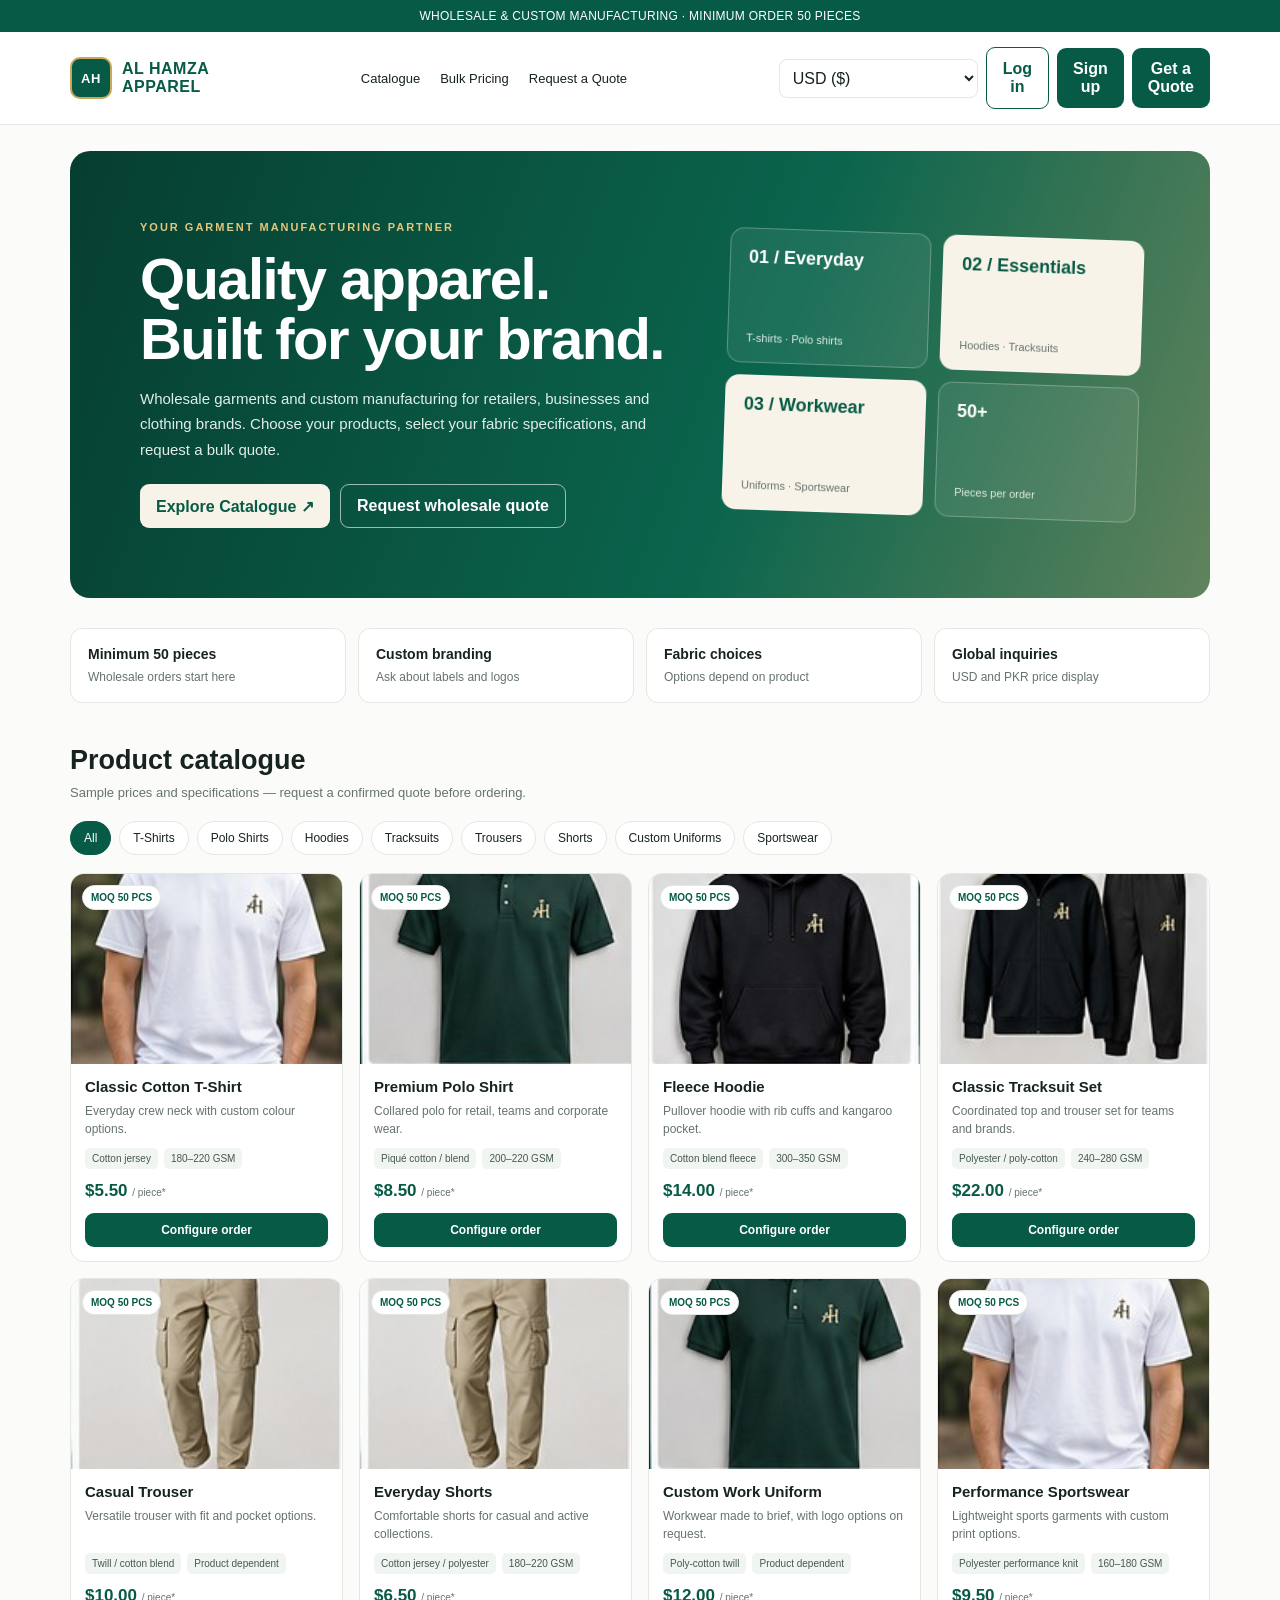
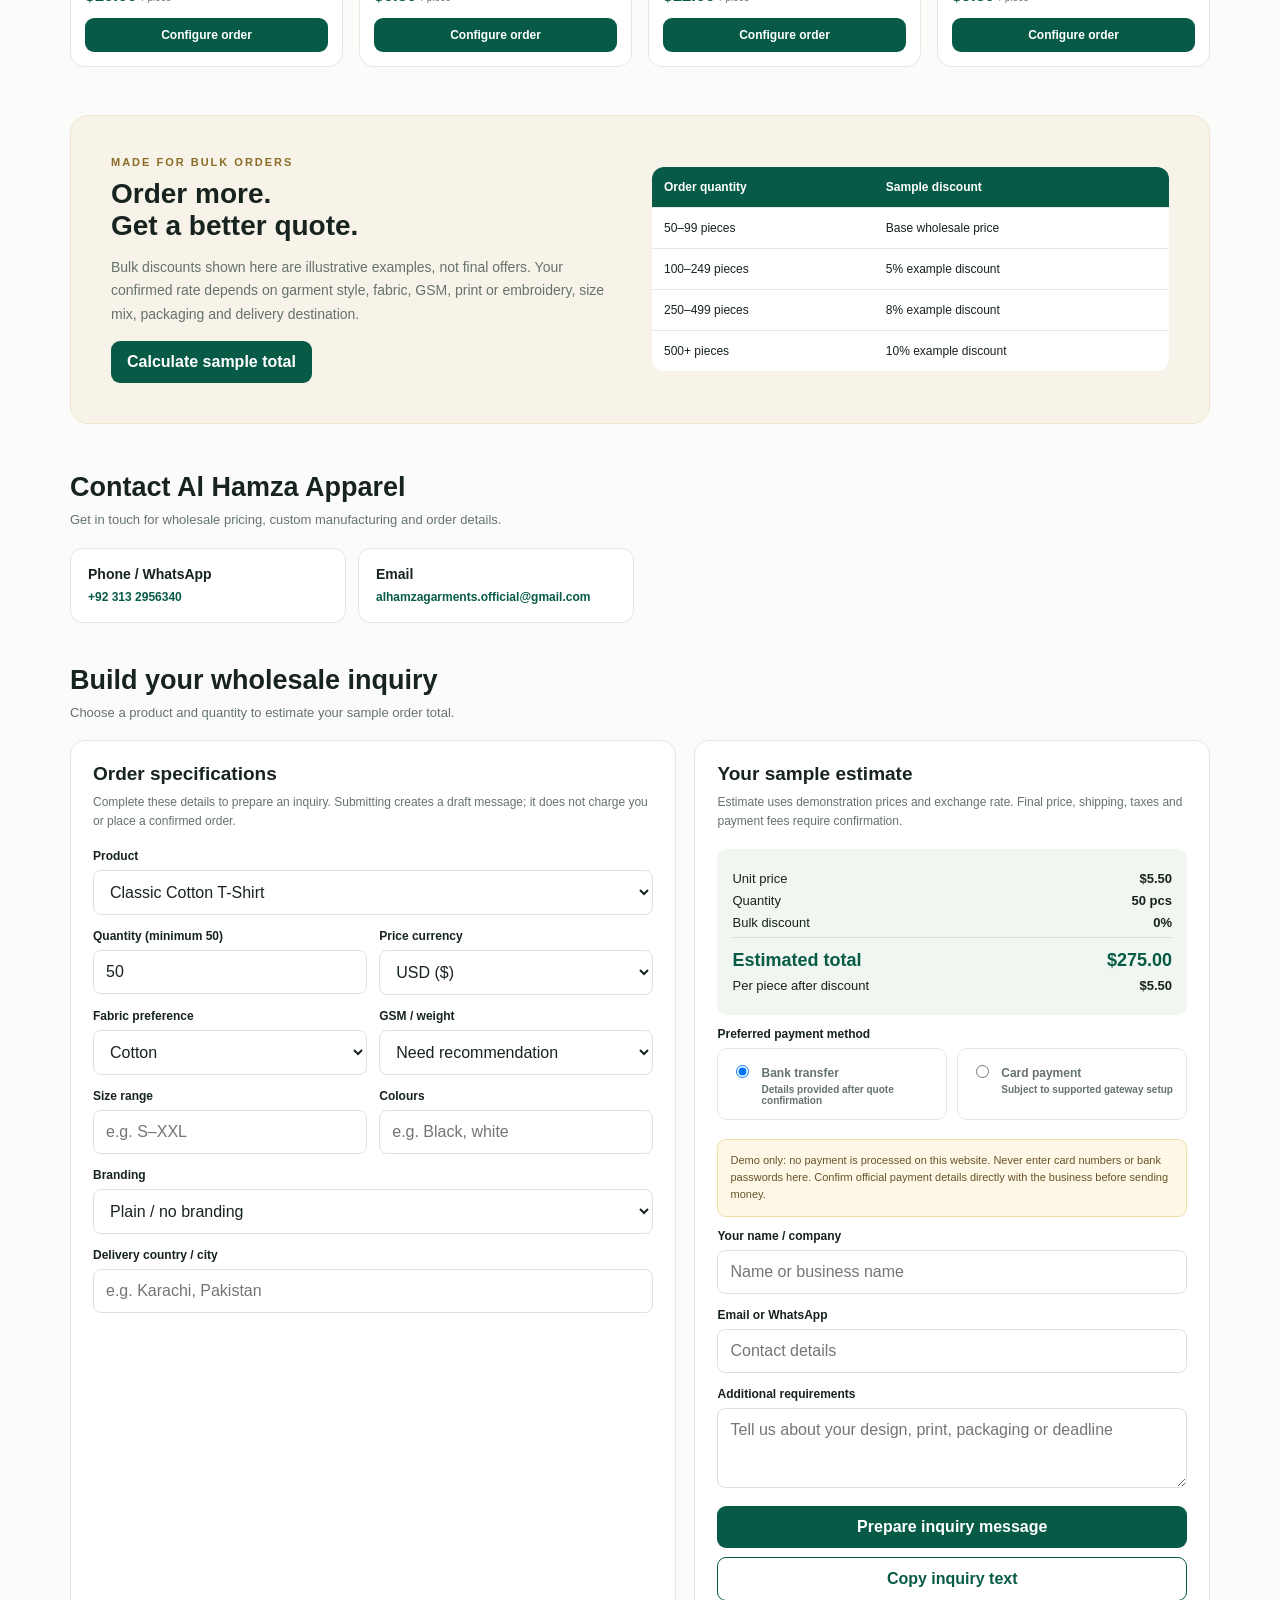
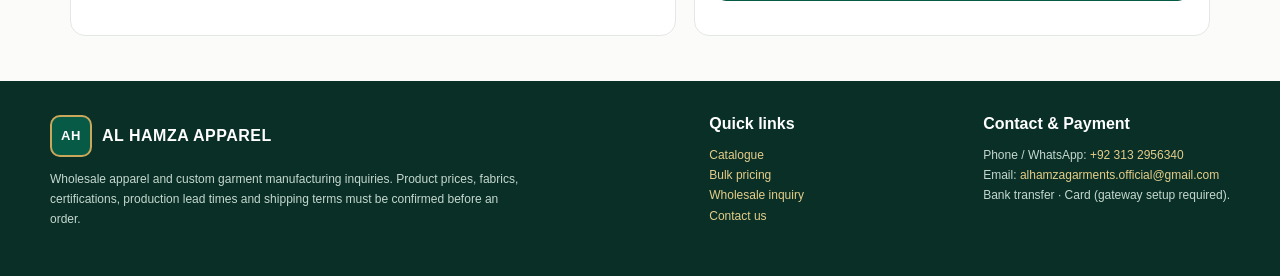
<file: al_hamza_apparel_with_contact-1_0996b038.html>
<!DOCTYPE html>
<html lang="en">
<head>
<meta charset="UTF-8">
<meta name="viewport" content="width=device-width, initial-scale=1.0">
<meta name="theme-color" content="#075b46">
<title>Al Hamza Apparel | Wholesale Garments</title>
<style>
:root{--green:#075b46;--green2:#0d765b;--cream:#f7f3e8;--gold:#c9a75b;--ink:#17231e;--muted:#65736c;--line:#e3e8e2;--white:#fff}
*{box-sizing:border-box}body{margin:0;font-family:Inter,Arial,sans-serif;color:var(--ink);background:#fbfcfa}button,input,select,textarea{font:inherit}button{cursor:pointer}
.top{background:var(--green);color:#fff;text-align:center;padding:9px 12px;font-size:12px;letter-spacing:.3px}
header{background:var(--white);border-bottom:1px solid var(--line);position:sticky;top:0;z-index:10}
.nav{max-width:1180px;margin:auto;padding:15px 20px;display:flex;align-items:center;justify-content:space-between;gap:12px}
.brand{display:flex;align-items:center;gap:10px;font-weight:800;letter-spacing:.5px;color:var(--green)}
.logo{height:42px;width:42px;border:2px solid var(--gold);border-radius:10px;display:grid;place-items:center;font-size:13px;background:var(--green);color:white}
nav{display:flex;align-items:center;gap:20px}nav a{font-size:13px;color:var(--ink);text-decoration:none}
.nav-actions{display:flex;align-items:center;gap:8px}.currency{border:1px solid var(--line);padding:9px;border-radius:8px;background:white}
.btn{border:0;border-radius:9px;padding:12px 16px;font-weight:700;background:var(--green);color:white}.btn:hover{background:var(--green2)}.btn-outline{background:white;border:1px solid var(--green);color:var(--green)}
main{max-width:1180px;margin:auto;padding:0 20px}
.hero{margin:26px 0 30px;background:linear-gradient(110deg,#063e31 0%,#0b654d 60%,#b6a16b 140%);border-radius:20px;color:white;padding:clamp(28px,6vw,70px);display:grid;grid-template-columns:1.15fr .85fr;gap:25px;align-items:center;overflow:hidden}
.eyebrow{font-size:11px;letter-spacing:2px;text-transform:uppercase;color:#e2c77e;font-weight:800}
h1{font-size:clamp(34px,5vw,58px);line-height:1.04;margin:16px 0;letter-spacing:-1.6px}.hero p{color:#e0eee7;line-height:1.7;max-width:530px;font-size:15px}
.hero-visual{display:grid;grid-template-columns:1fr 1fr;gap:12px;transform:rotate(2deg)}
.hero-tile{min-height:135px;border:1px solid #ffffff44;background:#ffffff13;border-radius:14px;padding:18px;display:flex;flex-direction:column;justify-content:space-between;backdrop-filter:blur(4px)}
.hero-tile strong{font-size:18px}.hero-tile span{font-size:11px;color:#e0eee7}.hero-tile:nth-child(2),.hero-tile:nth-child(3){background:#f7f3e8;color:var(--green)}.hero-tile:nth-child(2) span,.hero-tile:nth-child(3) span{color:var(--muted)}
.hero-buttons{display:flex;gap:10px;flex-wrap:wrap;margin-top:22px}.hero .btn{background:var(--cream);color:var(--green)}.hero .btn-outline{background:transparent;border-color:#ffffff99;color:white}
.trust{display:grid;grid-template-columns:repeat(4,1fr);gap:12px;margin-bottom:42px}.trust div{padding:17px;border:1px solid var(--line);border-radius:12px;background:white}.trust b{display:block;font-size:14px;margin-bottom:5px}.trust span{font-size:12px;color:var(--muted)}
.section-head{display:flex;justify-content:space-between;align-items:end;gap:14px;margin:32px 0 18px}.section-head h2{font-size:27px;margin:0 0 7px}.section-head p{margin:0;color:var(--muted);font-size:13px;line-height:1.5}
.filters{display:flex;gap:8px;flex-wrap:wrap;margin:18px 0}.filter{border:1px solid var(--line);background:white;color:var(--ink);padding:9px 13px;border-radius:30px;font-size:12px}.filter.active{background:var(--green);border-color:var(--green);color:white}
.grid{display:grid;grid-template-columns:repeat(4,1fr);gap:16px}.product{background:white;border:1px solid var(--line);border-radius:14px;overflow:hidden;display:flex;flex-direction:column}
.product-art{height:175px;display:grid;place-items:center;position:relative;background:linear-gradient(140deg,#e8eee8,#f6f2e8)}.product-art .garment{font-size:72px;filter:drop-shadow(0 8px 7px #0000001a)}.pill{position:absolute;top:11px;left:11px;background:#fff;border:1px solid var(--line);padding:6px 8px;border-radius:20px;font-size:10px;font-weight:700;color:var(--green)}
.product-body{padding:14px;display:flex;flex-direction:column;flex:1}.product-body h3{font-size:15px;margin:0 0 7px}.product-body .desc{font-size:12px;color:var(--muted);line-height:1.5;min-height:36px;margin:0 0 10px}
.specs{display:flex;gap:6px;flex-wrap:wrap;margin-bottom:12px}.specs span{font-size:10px;padding:5px 7px;border-radius:5px;background:#f1f5f1;color:#45594e}
.price-line{display:flex;justify-content:space-between;align-items:center;margin-top:auto;gap:8px}.price{font-size:17px;font-weight:800;color:var(--green)}.price small{font-size:10px;font-weight:500;color:var(--muted)}.product .btn{width:100%;margin-top:12px;padding:10px;font-size:12px}
.info-band{margin:48px 0;background:var(--cream);border:1px solid #eee5cd;border-radius:18px;padding:clamp(22px,4vw,40px);display:grid;grid-template-columns:1fr 1fr;gap:24px;align-items:center}.info-band h2{font-size:28px;margin:10px 0}.info-band p{color:var(--muted);font-size:14px;line-height:1.7}.discount-table{width:100%;border-collapse:collapse;background:white;border-radius:12px;overflow:hidden}.discount-table th,.discount-table td{text-align:left;padding:13px 12px;border-bottom:1px solid var(--line);font-size:12px}.discount-table th{background:var(--green);color:white}.discount-table tr:last-child td{border-bottom:0}
.order-layout{display:grid;grid-template-columns:1fr .85fr;gap:18px;margin-bottom:45px}.panel{border:1px solid var(--line);border-radius:15px;background:white;padding:22px}.panel h3{margin:0 0 8px;font-size:19px}.panel>p{font-size:12px;color:var(--muted);line-height:1.6;margin:0 0 18px}
label{display:block;font-size:12px;font-weight:700;margin-bottom:7px}.field{margin-bottom:14px}input,select,textarea{width:100%;padding:12px;border:1px solid #dbe2dc;border-radius:8px;background:#fff;color:var(--ink);outline-color:var(--green)}textarea{min-height:80px;resize:vertical}
.row2{display:grid;grid-template-columns:1fr 1fr;gap:12px}.total-box{background:#f1f6f1;border-radius:10px;padding:15px;margin:12px 0}.total-row{display:flex;justify-content:space-between;gap:10px;font-size:13px;margin:7px 0}.total-row.final{font-weight:800;font-size:18px;border-top:1px solid #d4e1d5;padding-top:12px;color:var(--green)}
.payment-options{display:grid;grid-template-columns:1fr 1fr;gap:10px}.payment-option{border:1px solid var(--line);border-radius:10px;padding:13px;display:flex;gap:9px;align-items:flex-start}.payment-option input{width:auto;margin-top:3px}.payment-option b{font-size:12px;display:block}.payment-option span{font-size:10px;color:var(--muted);display:block;margin-top:4px}
.notice{background:#fff8e7;border:1px solid #eedca9;color:#655329;padding:12px;border-radius:9px;font-size:11px;line-height:1.55;margin:12px 0}
footer{background:#092f26;color:white;padding:34px 20px}.footer-inner{max-width:1180px;margin:auto;display:flex;justify-content:space-between;gap:20px;flex-wrap:wrap}.footer-inner p{font-size:12px;color:#c5d8cf;line-height:1.7;max-width:480px}.footer-inner a{color:#e5ce8a;text-decoration:none;font-size:12px}
#toast{position:fixed;bottom:20px;left:50%;transform:translateX(-50%);background:#142e24;color:white;padding:12px 17px;border-radius:10px;box-shadow:0 8px 28px #0002;z-index:30;display:none;max-width:90%;font-size:13px}
@media(max-width:850px){nav{display:none}.hero{grid-template-columns:1fr}.hero-visual{max-width:480px}.grid{grid-template-columns:repeat(2,1fr)}.trust{grid-template-columns:repeat(2,1fr)}.info-band,.order-layout{grid-template-columns:1fr}}
@media(max-width:480px){main{padding:0 13px}.nav{padding:12px 13px}.brand{font-size:12px}.logo{width:36px;height:36px}.currency{padding:8px;font-size:12px}.nav-actions .btn{padding:10px;font-size:12px}.hero{padding:25px 20px;margin-top:15px}.hero-visual{gap:8px}.hero-tile{min-height:105px;padding:12px}.hero-tile strong{font-size:15px}.grid{gap:10px}.product-art{height:135px}.product-art .garment{font-size:55px}.product-body{padding:11px}.product-body h3{font-size:13px}.price{font-size:14px}.section-head h2{font-size:23px}.panel{padding:16px}.row2{grid-template-columns:1fr}.trust div{padding:13px}}

.product-art{height:190px;background:#f3f2ec;overflow:hidden}
.product-art .product-photo{width:100%;height:100%;object-fit:cover;display:block}
.auth-backdrop{position:fixed;inset:0;background:#071e18b8;z-index:50;display:none;align-items:center;justify-content:center;padding:16px}
.auth-dialog{background:#fff;width:min(440px,100%);border-radius:18px;padding:24px;position:relative;box-shadow:0 20px 70px #0003;max-height:90vh;overflow:auto}
.auth-close{position:absolute;right:14px;top:12px;border:0;background:#eef3ef;border-radius:50%;width:34px;height:34px;font-size:20px;color:#173d30}
.auth-brand{text-align:center;color:var(--green);font-weight:800;letter-spacing:1px;margin-bottom:16px}
.auth-mark{margin:0 auto 8px;width:48px;height:48px;display:grid;place-items:center;border-radius:12px;background:var(--green);border:2px solid var(--gold);color:white}
.auth-tabs{display:grid;grid-template-columns:1fr 1fr;background:#eff4ef;padding:4px;border-radius:10px;margin:15px 0}
.auth-tab{border:0;background:transparent;padding:10px;border-radius:7px;font-weight:700;color:var(--muted)}
.auth-tab.active{background:white;color:var(--green);box-shadow:0 1px 4px #0001}
.auth-help{font-size:11px;color:var(--muted);line-height:1.5}
.auth-status{font-size:12px;color:var(--green);margin-top:10px;line-height:1.5}
#contact a{color:var(--green);font-weight:700;text-decoration:none;overflow-wrap:anywhere}#contact a:hover{text-decoration:underline}
@media(max-width:600px){.auth-btn{display:none}.quote-btn{padding:10px;font-size:11px}.product-art{height:150px}}

</style>
</head>
<body>
<div class="top">WHOLESALE & CUSTOM MANUFACTURING · MINIMUM ORDER 50 PIECES</div>
<header><div class="nav">
  <div class="brand"><div class="logo">AH</div><div>AL HAMZA<br>APPAREL</div></div>
  <nav><a href="#catalogue">Catalogue</a><a href="#bulk">Bulk Pricing</a><a href="#order">Request a Quote</a></nav>
  <div class="nav-actions"><select class="currency" id="currency" aria-label="Currency"><option value="USD">USD ($)</option><option value="PKR">PKR (Rs.)</option><option value="BOTH">Both</option></select><button class="btn btn-outline auth-btn" onclick="openAuth('login')">Log in</button><button class="btn auth-btn" onclick="openAuth('signup')">Sign up</button><button class="btn quote-btn" onclick="document.querySelector('#order').scrollIntoView({behavior:'smooth'})">Get a Quote</button></div>
</div></header>
<main>
<section class="hero">
  <div><div class="eyebrow">Your garment manufacturing partner</div><h1>Quality apparel.<br>Built for your brand.</h1><p>Wholesale garments and custom manufacturing for retailers, businesses and clothing brands. Choose your products, select your fabric specifications, and request a bulk quote.</p><div class="hero-buttons"><button class="btn" onclick="document.querySelector('#catalogue').scrollIntoView({behavior:'smooth'})">Explore Catalogue ↗</button><button class="btn btn-outline" onclick="document.querySelector('#order').scrollIntoView({behavior:'smooth'})">Request wholesale quote</button></div></div>
  <div class="hero-visual"><div class="hero-tile"><strong>01 / Everyday</strong><span>T-shirts · Polo shirts</span></div><div class="hero-tile"><strong>02 / Essentials</strong><span>Hoodies · Tracksuits</span></div><div class="hero-tile"><strong>03 / Workwear</strong><span>Uniforms · Sportswear</span></div><div class="hero-tile"><strong>50+</strong><span>Pieces per order</span></div></div>
</section>
<div class="trust"><div><b>Minimum 50 pieces</b><span>Wholesale orders start here</span></div><div><b>Custom branding</b><span>Ask about labels and logos</span></div><div><b>Fabric choices</b><span>Options depend on product</span></div><div><b>Global inquiries</b><span>USD and PKR price display</span></div></div>
<section id="catalogue">
<div class="section-head"><div><h2>Product catalogue</h2><p>Sample prices and specifications — request a confirmed quote before ordering.</p></div></div>
<div class="filters" id="filters"></div><div class="grid" id="products"></div>
</section>
<section class="info-band" id="bulk">
<div><div class="eyebrow" style="color:#8a6c26">Made for bulk orders</div><h2>Order more.<br>Get a better quote.</h2><p>Bulk discounts shown here are illustrative examples, not final offers. Your confirmed rate depends on garment style, fabric, GSM, print or embroidery, size mix, packaging and delivery destination.</p><button class="btn" onclick="document.querySelector('#order').scrollIntoView({behavior:'smooth'})">Calculate sample total</button></div>
<table class="discount-table"><thead><tr><th>Order quantity</th><th>Sample discount</th></tr></thead><tbody><tr><td>50–99 pieces</td><td>Base wholesale price</td></tr><tr><td>100–249 pieces</td><td>5% example discount</td></tr><tr><td>250–499 pieces</td><td>8% example discount</td></tr><tr><td>500+ pieces</td><td>10% example discount</td></tr></tbody></table>
</section>

<section id="contact">
<div class="section-head"><div><h2>Contact Al Hamza Apparel</h2><p>Get in touch for wholesale pricing, custom manufacturing and order details.</p></div></div>
<div class="trust">
  <div><b>Phone / WhatsApp</b><span><a href="https://wa.me/923132956340" target="_blank" rel="noopener">+92 313 2956340</a></span></div>
  <div><b>Email</b><span><a href="mailto:alhamzagarments.official@gmail.com">alhamzagarments.official@gmail.com</a></span></div>
</div>
</section>

<section id="order">
<div class="section-head"><div><h2>Build your wholesale inquiry</h2><p>Choose a product and quantity to estimate your sample order total.</p></div></div>
<div class="order-layout">
<div class="panel"><h3>Order specifications</h3><p>Complete these details to prepare an inquiry. Submitting creates a draft message; it does not charge you or place a confirmed order.</p>
<div class="field"><label for="productSelect">Product</label><select id="productSelect"></select></div>
<div class="row2"><div class="field"><label for="qty">Quantity (minimum 50)</label><input id="qty" type="number" min="50" step="1" value="50"></div><div class="field"><label for="currency2">Price currency</label><select id="currency2"><option value="USD">USD ($)</option><option value="PKR">PKR (Rs.)</option></select></div></div>
<div class="row2"><div class="field"><label for="fabric">Fabric preference</label><select id="fabric"><option>Cotton</option><option>Polyester</option><option>Poly-cotton blend</option><option>Fleece</option><option>French terry</option><option>Need recommendation</option></select></div><div class="field"><label for="gsm">GSM / weight</label><select id="gsm"><option>Need recommendation</option><option>160–180 GSM</option><option>180–220 GSM</option><option>240–280 GSM</option><option>300–350 GSM</option></select></div></div>
<div class="row2"><div class="field"><label for="sizes">Size range</label><input id="sizes" placeholder="e.g. S–XXL"></div><div class="field"><label for="colors">Colours</label><input id="colors" placeholder="e.g. Black, white"></div></div>
<div class="field"><label for="branding">Branding</label><select id="branding"><option>Plain / no branding</option><option>Screen printing</option><option>Embroidery</option><option>Custom woven label</option><option>Private label package</option></select></div>
<div class="field"><label for="destination">Delivery country / city</label><input id="destination" placeholder="e.g. Karachi, Pakistan"></div>
</div>
<div class="panel"><h3>Your sample estimate</h3><p>Estimate uses demonstration prices and exchange rate. Final price, shipping, taxes and payment fees require confirmation.</p>
<div class="total-box"><div class="total-row"><span>Unit price</span><b id="unitPrice">$8.00</b></div><div class="total-row"><span>Quantity</span><b id="qtyDisplay">50 pcs</b></div><div class="total-row"><span>Bulk discount</span><b id="discount">0%</b></div><div class="total-row final"><span>Estimated total</span><span id="total">$400.00</span></div><div class="total-row"><span>Per piece after discount</span><b id="discountedUnit">$8.00</b></div></div>
<label>Preferred payment method</label><div class="payment-options"><label class="payment-option"><input type="radio" name="payment" value="Bank transfer" checked><span><b>Bank transfer</b><span>Details provided after quote confirmation</span></span></label><label class="payment-option"><input type="radio" name="payment" value="Card payment"><span><b>Card payment</b><span>Subject to supported gateway setup</span></span></label></div>
<div class="notice">Demo only: no payment is processed on this website. Never enter card numbers or bank passwords here. Confirm official payment details directly with the business before sending money.</div>
<div class="field"><label for="name">Your name / company</label><input id="name" placeholder="Name or business name"></div><div class="field"><label for="email">Email or WhatsApp</label><input id="email" placeholder="Contact details"></div><div class="field"><label for="notes">Additional requirements</label><textarea id="notes" placeholder="Tell us about your design, print, packaging or deadline"></textarea></div>
<button class="btn" style="width:100%" id="makeInquiry">Prepare inquiry message</button><button class="btn btn-outline" style="width:100%;margin-top:9px" id="copyInquiry">Copy inquiry text</button>
<p id="inquiryStatus" aria-live="polite" style="margin:12px 0 0;font-size:12px;color:var(--muted)"></p>
</div></div>
</section>
</main>
<footer><div class="footer-inner"><div><div class="brand" style="color:white"><div class="logo">AH</div><div>AL HAMZA APPAREL</div></div><p>Wholesale apparel and custom garment manufacturing inquiries. Product prices, fabrics, certifications, production lead times and shipping terms must be confirmed before an order.</p></div><div><b>Quick links</b><p><a href="#catalogue">Catalogue</a><br><a href="#bulk">Bulk pricing</a><br><a href="#order">Wholesale inquiry</a><br><a href="#contact">Contact us</a></p></div><div><b>Contact & Payment</b><p>Phone / WhatsApp: <a href="https://wa.me/923132956340" target="_blank" rel="noopener">+92 313 2956340</a><br>Email: <a href="mailto:alhamzagarments.official@gmail.com">alhamzagarments.official@gmail.com</a><br>Bank transfer · Card (gateway setup required).</p></div></div></footer>

<div class="auth-backdrop" id="authBackdrop" role="dialog" aria-modal="true" aria-labelledby="authTitle" onclick="if(event.target===this)closeAuth()">
  <div class="auth-dialog">
    <button class="auth-close" aria-label="Close" onclick="closeAuth()">×</button>
    <div class="auth-brand"><div class="auth-mark">AH</div>AL HAMZA APPAREL</div>
    <div class="auth-tabs"><button class="auth-tab active" id="loginTab" onclick="switchAuth('login')">Log in</button><button class="auth-tab" id="signupTab" onclick="switchAuth('signup')">Sign up</button></div>
    <h2 id="authTitle" style="margin:8px 0;font-size:23px">Welcome back</h2>
    <p id="authSubtitle" class="auth-help">Log in to manage your wholesale inquiries.</p>
    <form id="authForm">
      <div class="field" id="fullNameField" style="display:none"><label for="authName">Full name / Company</label><input id="authName" autocomplete="name" placeholder="Your name or company"></div>
      <div class="field"><label for="authEmail">Email address</label><input id="authEmail" type="email" autocomplete="email" required placeholder="you@example.com"></div>
      <div class="field"><label for="authPassword">Password</label><input id="authPassword" type="password" minlength="8" autocomplete="current-password" required placeholder="At least 8 characters"></div>
      <div class="field" id="confirmPasswordField" style="display:none"><label for="authConfirm">Confirm password</label><input id="authConfirm" type="password" minlength="8" autocomplete="new-password" placeholder="Enter password again"></div>
      <button class="btn" style="width:100%" type="submit" id="authSubmit">Log in</button>
    </form>
    <p class="auth-status" id="authStatus" aria-live="polite"></p>
    <p class="auth-help">Demo interface only: account details are not sent to a server or saved. To enable real accounts, connect Firebase Authentication or another secure authentication backend before launch.</p>
  </div>
</div>

<div id="toast" role="status"></div>
<script>
const FX=280; // Demo exchange rate only; replace with a live/approved rate source.
const items=[
{id:'tshirt',name:'Classic Cotton T-Shirt',cat:'T-Shirts',icon:'👕',price:5.5,fabric:'Cotton jersey',gsm:'180–220 GSM',desc:'Everyday crew neck with custom colour options.'},
{id:'polo',name:'Premium Polo Shirt',cat:'Polo Shirts',icon:'👔',price:8.5,fabric:'Piqué cotton / blend',gsm:'200–220 GSM',desc:'Collared polo for retail, teams and corporate wear.'},
{id:'hoodie',name:'Fleece Hoodie',cat:'Hoodies',icon:'🧥',price:14,fabric:'Cotton blend fleece',gsm:'300–350 GSM',desc:'Pullover hoodie with rib cuffs and kangaroo pocket.'},
{id:'tracksuit',name:'Classic Tracksuit Set',cat:'Tracksuits',icon:'🥋',price:22,fabric:'Polyester / poly-cotton',gsm:'240–280 GSM',desc:'Coordinated top and trouser set for teams and brands.'},
{id:'trouser',name:'Casual Trouser',cat:'Trousers',icon:'👖',price:10,fabric:'Twill / cotton blend',gsm:'Product dependent',desc:'Versatile trouser with fit and pocket options.'},
{id:'shorts',name:'Everyday Shorts',cat:'Shorts',icon:'🩳',price:6.5,fabric:'Cotton jersey / polyester',gsm:'180–220 GSM',desc:'Comfortable shorts for casual and active collections.'},
{id:'uniform',name:'Custom Work Uniform',cat:'Custom Uniforms',icon:'🦺',price:12,fabric:'Poly-cotton twill',gsm:'Product dependent',desc:'Workwear made to brief, with logo options on request.'},
{id:'sport',name:'Performance Sportswear',cat:'Sportswear',icon:'🏃',price:9.5,fabric:'Polyester performance knit',gsm:'160–180 GSM',desc:'Lightweight sports garments with custom print options.'}
];
const productPhotos=['[data-uri]','[data-uri]','[data-uri]','[data-uri]','[data-uri]'];
let active='All';
const fmt=(n,c)=>c==='PKR'?'Rs. '+Math.round(n).toLocaleString('en-PK'):'$'+n.toLocaleString('en-US',{minimumFractionDigits:2,maximumFractionDigits:2});
function priceFor(p,c){return c==='PKR'?p*FX:p}
function renderFilters(){const cats=['All',...items.map(x=>x.cat)];document.getElementById('filters').innerHTML=cats.map(c=>`<button class="filter ${active===c?'active':''}" data-cat="${c}">${c}</button>`).join('');document.querySelectorAll('.filter').forEach(b=>b.onclick=()=>{active=b.dataset.cat;renderFilters();renderProducts()})}
function renderProducts(){const c=document.getElementById('currency').value;const visible=active==='All'?items:items.filter(x=>x.cat===active);document.getElementById('products').innerHTML=visible.map((p,i)=>`<article class="product"><div class="product-art"><span class="pill">MOQ 50 PCS</span><img class="product-photo" src="${productPhotos[({'tshirt':0,'polo':1,'hoodie':2,'tracksuit':3,'trouser':4,'shorts':4,'uniform':1,'sport':0}[p.id])]}" alt="${p.name} product photo" loading="lazy"></div><div class="product-body"><h3>${p.name}</h3><p class="desc">${p.desc}</p><div class="specs"><span>${p.fabric}</span><span>${p.gsm}</span></div><div class="price-line"><span class="price">${c==='BOTH'?fmt(p.price,'USD')+'<br><small>'+fmt(priceFor(p.price,'PKR'),'PKR')+'</small>':fmt(priceFor(p.price,c),c)} <small>/ piece*</small></span></div><button class="btn" onclick="selectProduct('${p.id}')">Configure order</button></div></article>`).join('')}
function discountFor(q){return q>=500?10:q>=250?8:q>=100?5:0}
function currentItem(){return items.find(p=>p.id===document.getElementById('productSelect').value)||items[0]}
function updateEstimate(){let p=currentItem(),q=Math.max(50,parseInt(document.getElementById('qty').value||50,10)),c=document.getElementById('currency2').value,d=discountFor(q),u=priceFor(p.price,c)*(1-d/100);document.getElementById('unitPrice').textContent=fmt(priceFor(p.price,c),c);document.getElementById('qtyDisplay').textContent=q+' pcs';document.getElementById('discount').textContent=d+'%';document.getElementById('total').textContent=fmt(u*q,c);document.getElementById('discountedUnit').textContent=fmt(u,c)}
function selectProduct(id){document.getElementById('productSelect').value=id;updateEstimate();document.querySelector('#order').scrollIntoView({behavior:'smooth'});toast('Product selected. Adjust the specifications below.')}
function toast(s){const t=document.getElementById('toast');t.textContent=s;t.style.display='block';setTimeout(()=>t.style.display='none',2600)}
function buildInquiry(){let p=currentItem(),q=Math.max(50,parseInt(document.getElementById('qty').value||50,10)),c=document.getElementById('currency2').value,d=discountFor(q),u=priceFor(p.price,c)*(1-d/100);return `AL HAMZA APPAREL — WHOLESALE INQUIRY\nProduct: ${p.name}\nQuantity: ${q} pieces (MOQ 50)\nSample unit price: ${fmt(priceFor(p.price,c),c)}\nIllustrative bulk discount: ${d}%\nEstimated product total: ${fmt(u*q,c)}\nFabric preference: ${document.getElementById('fabric').value}\nGSM: ${document.getElementById('gsm').value}\nSizes: ${document.getElementById('sizes').value||'To confirm'}\nColours: ${document.getElementById('colors').value||'To confirm'}\nBranding: ${document.getElementById('branding').value}\nDestination: ${document.getElementById('destination').value||'To confirm'}\nPayment preference: ${document.querySelector('input[name="payment"]:checked').value}\nName/company: ${document.getElementById('name').value||'To provide'}\nContact: ${document.getElementById('email').value||'To provide'}\nAdditional requirements: ${document.getElementById('notes').value||'None stated'}\n\nNote: Prices, discount, delivery, taxes, fabric availability and payment arrangements require confirmation. This is not a confirmed order or payment request.`}
function init(){document.getElementById('productSelect').innerHTML=items.map(p=>`<option value="${p.id}">${p.name}</option>`).join('');renderFilters();renderProducts();document.getElementById('currency').onchange=renderProducts;document.getElementById('currency2').onchange=updateEstimate;document.getElementById('productSelect').onchange=updateEstimate;document.getElementById('qty').oninput=()=>{if(+document.getElementById('qty').value<50&&document.getElementById('qty').value!=='')document.getElementById('qty').setCustomValidity('Minimum order is 50 pieces');else document.getElementById('qty').setCustomValidity('');updateEstimate()};updateEstimate();document.getElementById('makeInquiry').onclick=()=>{let msg=buildInquiry();document.getElementById('inquiryStatus').textContent='Inquiry draft prepared. Copy the message and send it to your business email or WhatsApp after adding your official contact details.';if(navigator.clipboard&&navigator.clipboard.writeText){navigator.clipboard.writeText(msg).then(()=>toast('Inquiry copied. Paste it into your email or WhatsApp.')).catch(()=>toast('Inquiry prepared below. Tap Copy inquiry text.'))}else{document.getElementById('inquiryStatus').textContent=msg;}};document.getElementById('copyInquiry').onclick=()=>{let msg=buildInquiry();if(navigator.clipboard&&navigator.clipboard.writeText){navigator.clipboard.writeText(msg).then(()=>toast('Inquiry text copied')).catch(()=>{document.getElementById('inquiryStatus').textContent=msg})}else{document.getElementById('inquiryStatus').textContent=msg}}}
init();

let authMode='login';
function openAuth(mode){document.getElementById('authBackdrop').style.display='flex';switchAuth(mode);document.body.style.overflow='hidden'}
function closeAuth(){document.getElementById('authBackdrop').style.display='none';document.body.style.overflow=''}
function switchAuth(mode){authMode=mode;const signup=mode==='signup';document.getElementById('loginTab').classList.toggle('active',!signup);document.getElementById('signupTab').classList.toggle('active',signup);document.getElementById('fullNameField').style.display=signup?'block':'none';document.getElementById('confirmPasswordField').style.display=signup?'block':'none';document.getElementById('authName').required=signup;document.getElementById('authConfirm').required=signup;document.getElementById('authPassword').autocomplete=signup?'new-password':'current-password';document.getElementById('authTitle').textContent=signup?'Create your account':'Welcome back';document.getElementById('authSubtitle').textContent=signup?'Create an account to make wholesale inquiries easier.':'Log in to manage your wholesale inquiries.';document.getElementById('authSubmit').textContent=signup?'Create account':'Log in';document.getElementById('authStatus').textContent=''}
document.getElementById('authForm').addEventListener('submit',function(e){e.preventDefault();const pw=document.getElementById('authPassword').value;const confirm=document.getElementById('authConfirm').value;if(authMode==='signup'&&pw!==confirm){document.getElementById('authStatus').textContent='Passwords do not match. Please check and try again.';return}document.getElementById('authStatus').textContent=authMode==='signup'?'Form checked. Real sign-up needs secure authentication setup. No account has been created.':'Form checked. Real log-in needs secure authentication setup. No account has been accessed.'});
document.addEventListener('keydown',e=>{if(e.key==='Escape')closeAuth()});

</script>
</body></html>
</file>
